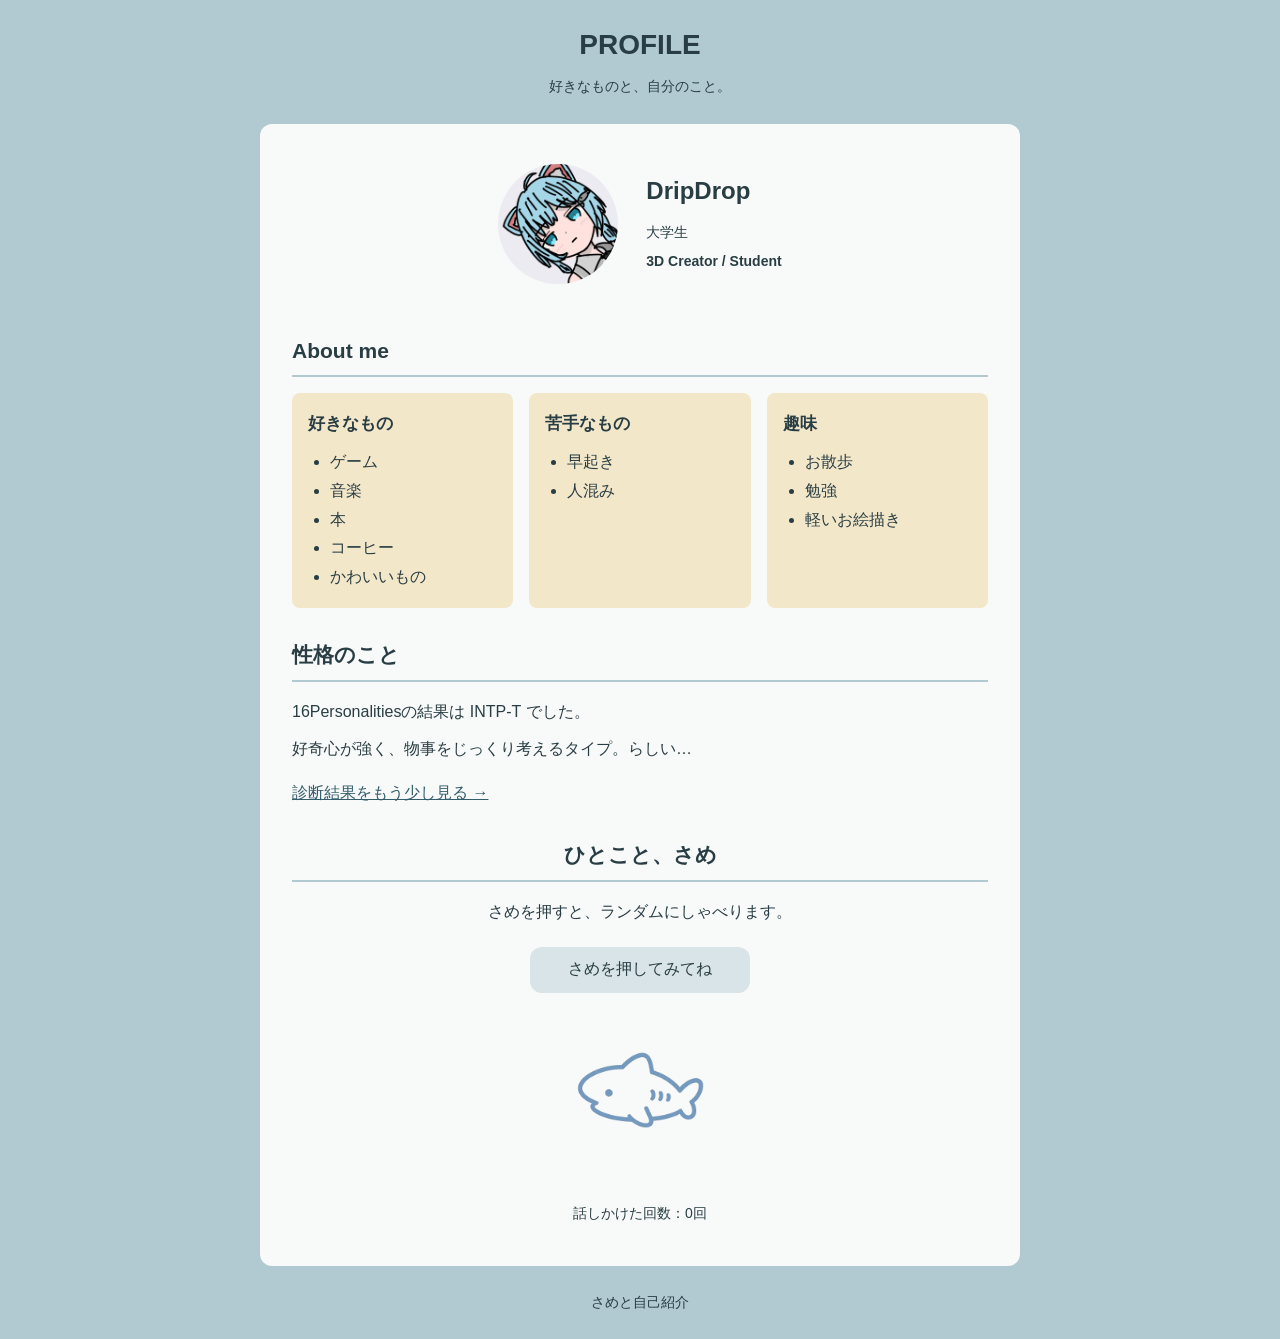
<file: index.html>
<!DOCTYPE html>
<html lang="ja">
<head>
  <meta charset="UTF-8">
  <meta name="viewport" content="width=device-width, initial-scale=1.0">
  <title>さめと自己紹介</title>
  <link rel="stylesheet" href="style.css">
  <script src="script.js" defer></script>
</head>
<body>
  <header>
    <h1>PROFILE</h1>
    <p>好きなものと、自分のこと。</p>
  </header>

  <main>
    <section class="profile-header" aria-labelledby="name">
      <img class="profile-icon" src="images/icon.png" alt="プロフィールアイコン" width="120" height="120">
      <div>
        <h2 id="name">DripDrop</h2>
        <p>大学生</p>
        <p class="role">3D Creator / Student</p>
      </div>
    </section>

    <section aria-labelledby="about-title">
      <h2 class="section-title" id="about-title">About me</h2>
      <div class="about-list">
        <div class="about-item">
          <h3>好きなもの</h3>
          <ul>
            <li>ゲーム</li>
            <li>音楽</li>
            <li>本</li>
            <li>コーヒー</li>
            <li>かわいいもの</li>
          </ul>
        </div>
        <div class="about-item">
          <h3>苦手なもの</h3>
          <ul>
            <li>早起き</li>
            <li>人混み</li>
          </ul>
        </div>
        <div class="about-item">
          <h3>趣味</h3>
          <ul>
            <li>お散歩</li>
            <li>勉強</li>
            <li>軽いお絵描き</li>
          </ul>
        </div>
      </div>
    </section>

    <section class="personality" aria-labelledby="personality-title">
      <h2 class="section-title" id="personality-title">性格のこと</h2>
      <p>16Personalitiesの結果は INTP-T でした。</p>
      <p>好奇心が強く、物事をじっくり考えるタイプ。らしい…</p>
      <a class="detail-link" href="mbti.html">診断結果をもう少し見る →</a>
    </section>

    <section class="shark-area" aria-labelledby="shark-title">
      <h2 class="section-title" id="shark-title">ひとこと、さめ</h2>
      <p>さめを押すと、ランダムにしゃべります。</p>
      <p class="shark-message" aria-live="polite" aria-atomic="true">さめを押してみてね</p>
      <button class="shark-button" type="button" aria-label="さめに話しかける">
        <img src="images/same.png" alt="" width="200" height="200">
      </button>
      <p class="click-count">話しかけた回数：<span id="count">0</span>回</p>
    </section>
  </main>

  <footer><p>さめと自己紹介</p></footer>
</body>
</html>
</file>
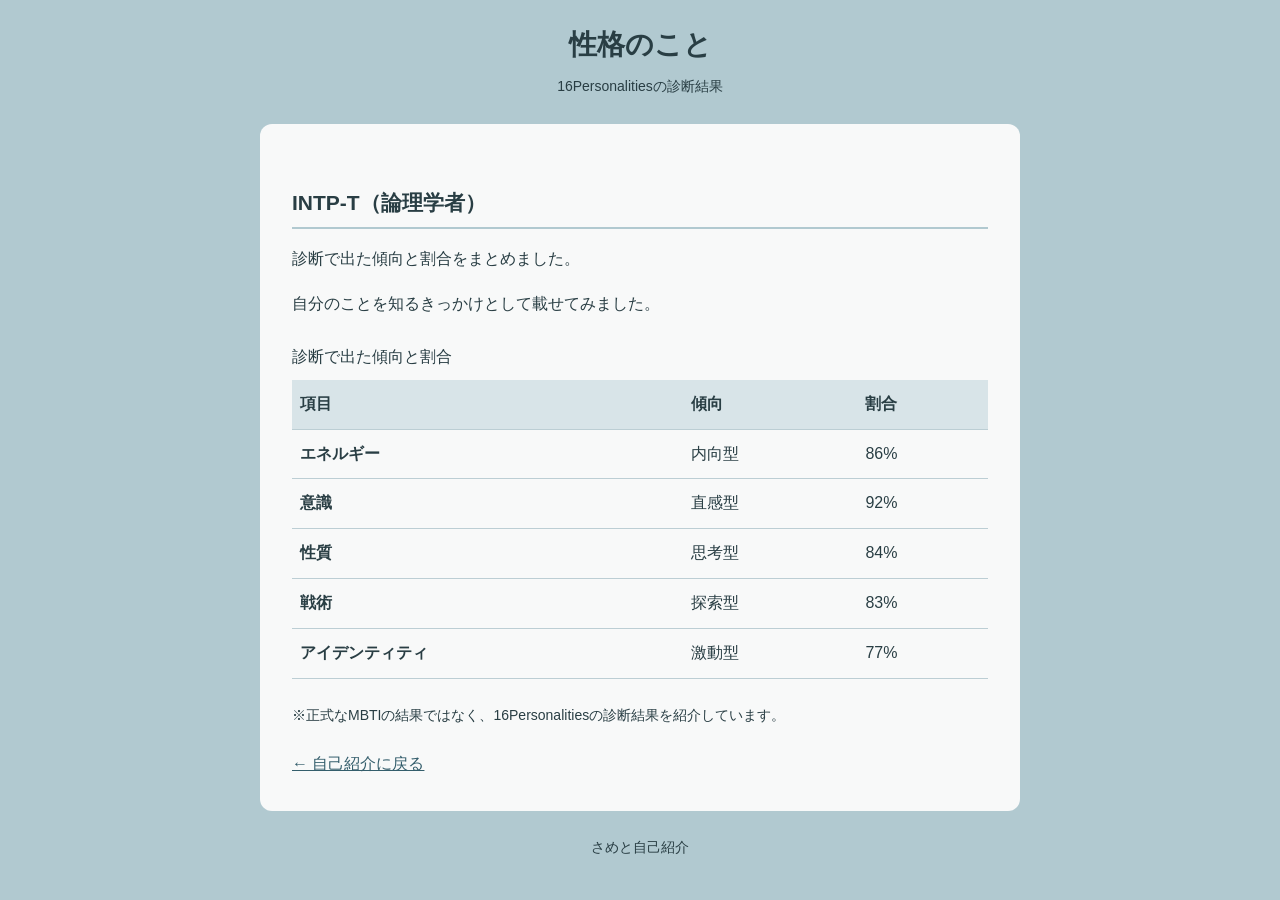
<file: mbti.html>
<!DOCTYPE html>
<html lang="ja">
<head>
  <meta charset="UTF-8">
  <meta name="viewport" content="width=device-width, initial-scale=1.0">
  <title>性格のこと | さめと自己紹介</title>
  <link rel="stylesheet" href="style.css">
</head>
<body>
  <header>
    <h1>性格のこと</h1>
    <p>16Personalitiesの診断結果</p>
  </header>
  <main>
    <section aria-labelledby="result-title">
      <h2 class="section-title" id="result-title">INTP-T（論理学者）</h2>
      <p>診断で出た傾向と割合をまとめました。</p>
      <p>自分のことを知るきっかけとして載せてみました。</p>
      <table>
        <caption>診断で出た傾向と割合</caption>
        <thead>
          <tr><th scope="col">項目</th><th scope="col">傾向</th><th scope="col">割合</th></tr>
        </thead>
        <tbody>
          <tr><th scope="row">エネルギー</th><td>内向型</td><td>86%</td></tr>
          <tr><th scope="row">意識</th><td>直感型</td><td>92%</td></tr>
          <tr><th scope="row">性質</th><td>思考型</td><td>84%</td></tr>
          <tr><th scope="row">戦術</th><td>探索型</td><td>83%</td></tr>
          <tr><th scope="row">アイデンティティ</th><td>激動型</td><td>77%</td></tr>
        </tbody>
      </table>
      <p class="note">※正式なMBTIの結果ではなく、16Personalitiesの診断結果を紹介しています。</p>
    </section>
    <a class="detail-link" href="index.html">← 自己紹介に戻る</a>
  </main>
  <footer><p>さめと自己紹介</p></footer>
</body>
</html>
</file>
<file: style.css>
* {
  box-sizing: border-box;
}

body {
  margin: 0;
  background-color: #b1c9d0;
  color: #293e44;
  font-family: "Yu Gothic", "Meiryo", sans-serif;
  line-height: 1.8;
}

header, footer {
  text-align: center;
  padding: 20px 16px;
}

header h1 {
  margin: 0;
  font-size: 28px;
}

header p, footer p {
  margin: 4px 0;
  font-size: 14px;
}

main {
  max-width: 760px;
  margin: 0 auto;
  padding: 32px;
  background-color: #f8f9f9;
  border-radius: 12px;
}

.profile-header {
  display: flex;
  align-items: center;
  justify-content: center;
  gap: 28px;
  padding: 8px 0 20px;
}

.profile-icon {
  border-radius: 50%;
  object-fit: cover;
}

.profile-header h2 {
  margin: 0 0 8px;
}

.profile-header p {
  margin: 4px 0;
  font-size: 14px;
}

.role {
  font-weight: bold;
}

.section-title {
  margin: 28px 0 16px;
  padding-bottom: 6px;
  border-bottom: 2px solid #b1c9d0;
  font-size: 21px;
}

.about-list {
  display: grid;
  grid-template-columns: repeat(3, 1fr);
  gap: 16px;
}

.about-item {
  padding: 16px;
  background-color: #f3e7c9;
  border-radius: 8px;
}

.about-item h3 {
  margin: 0;
  font-size: 17px;
}

.about-item ul {
  margin: 8px 0 0;
  padding-left: 22px;
}

.personality p {
  margin: 8px 0;
}

a {
  color: #345e6c;
}

.detail-link {
  display: inline-block;
  margin-top: 8px;
}

.shark-area {
  text-align: center;
}

.shark-area > p {
  margin: 8px 0;
}

.shark-message {
  display: table;
  min-width: 220px;
  min-height: 46px;
  margin: 20px auto 0 !important;
  padding: 8px 16px;
  background-color: #d8e4e8;
  border-radius: 12px;
}

.shark-button {
  display: block;
  margin: 0 auto;
  padding: 0;
  border: 0;
  border-radius: 12px;
  background-color: transparent;
  cursor: pointer;
}

.shark-button img {
  display: block;
}

.shark-button:disabled {
  cursor: wait;
}

.shark-button.jump {
  animation: jump 0.35s;
}

@keyframes jump {
  50% { transform: translateY(-10px); }
}

.click-count, .note {
  font-size: 14px;
}

table {
  width: 100%;
  margin: 24px 0;
  border-collapse: collapse;
}

caption {
  margin-bottom: 8px;
  text-align: left;
}

th, td {
  padding: 10px 8px;
  border-bottom: 1px solid #bcced4;
  text-align: left;
}

thead {
  background-color: #d8e4e8;
}

a:focus-visible, button:focus-visible {
  outline: 3px solid #345e6c;
  outline-offset: 4px;
}

@media (max-width: 600px) {
  main {
    margin: 0 12px;
    padding: 20px;
  }

  .profile-header {
    flex-direction: column;
    gap: 12px;
    text-align: center;
  }

  .about-list {
    grid-template-columns: 1fr;
  }

  th, td {
    padding: 8px 4px;
    font-size: 13px;
  }
}

@media (prefers-reduced-motion: reduce) {
  .shark-button.jump {
    animation: none;
  }
}
</file>
